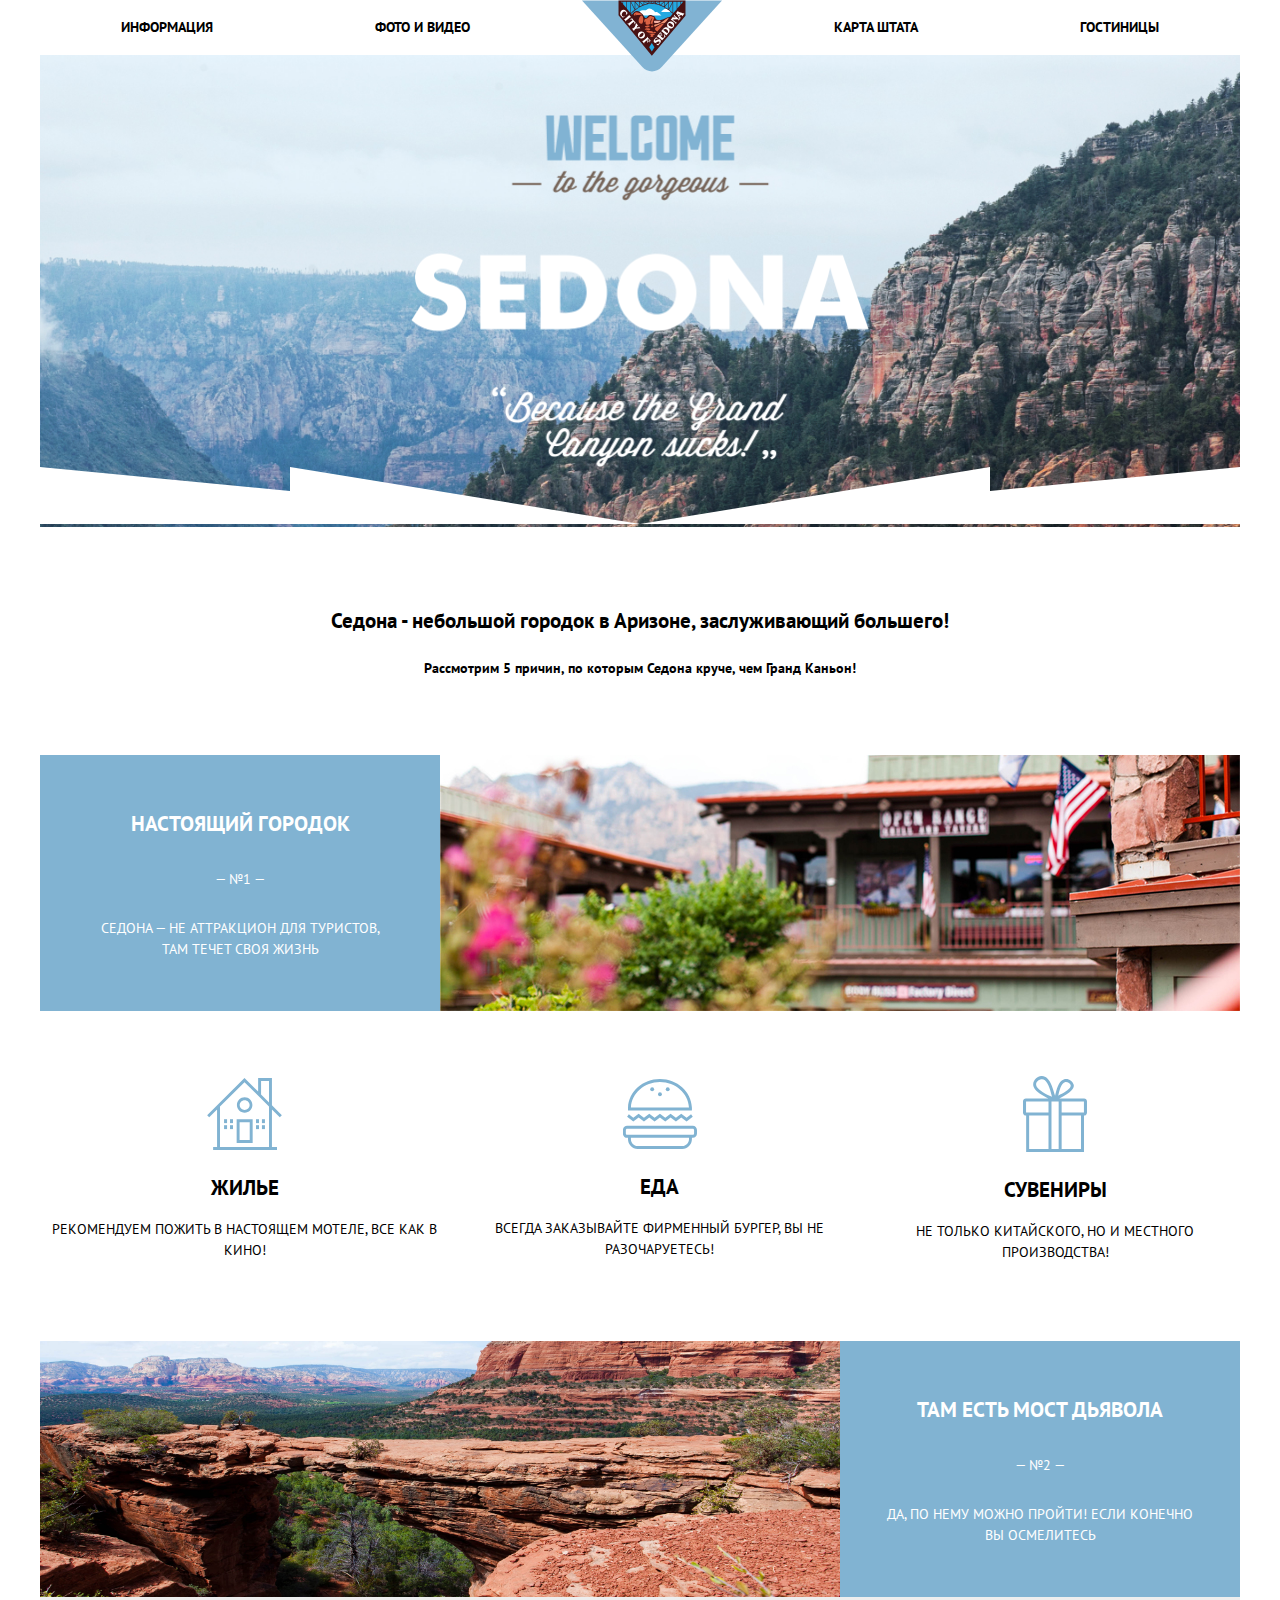
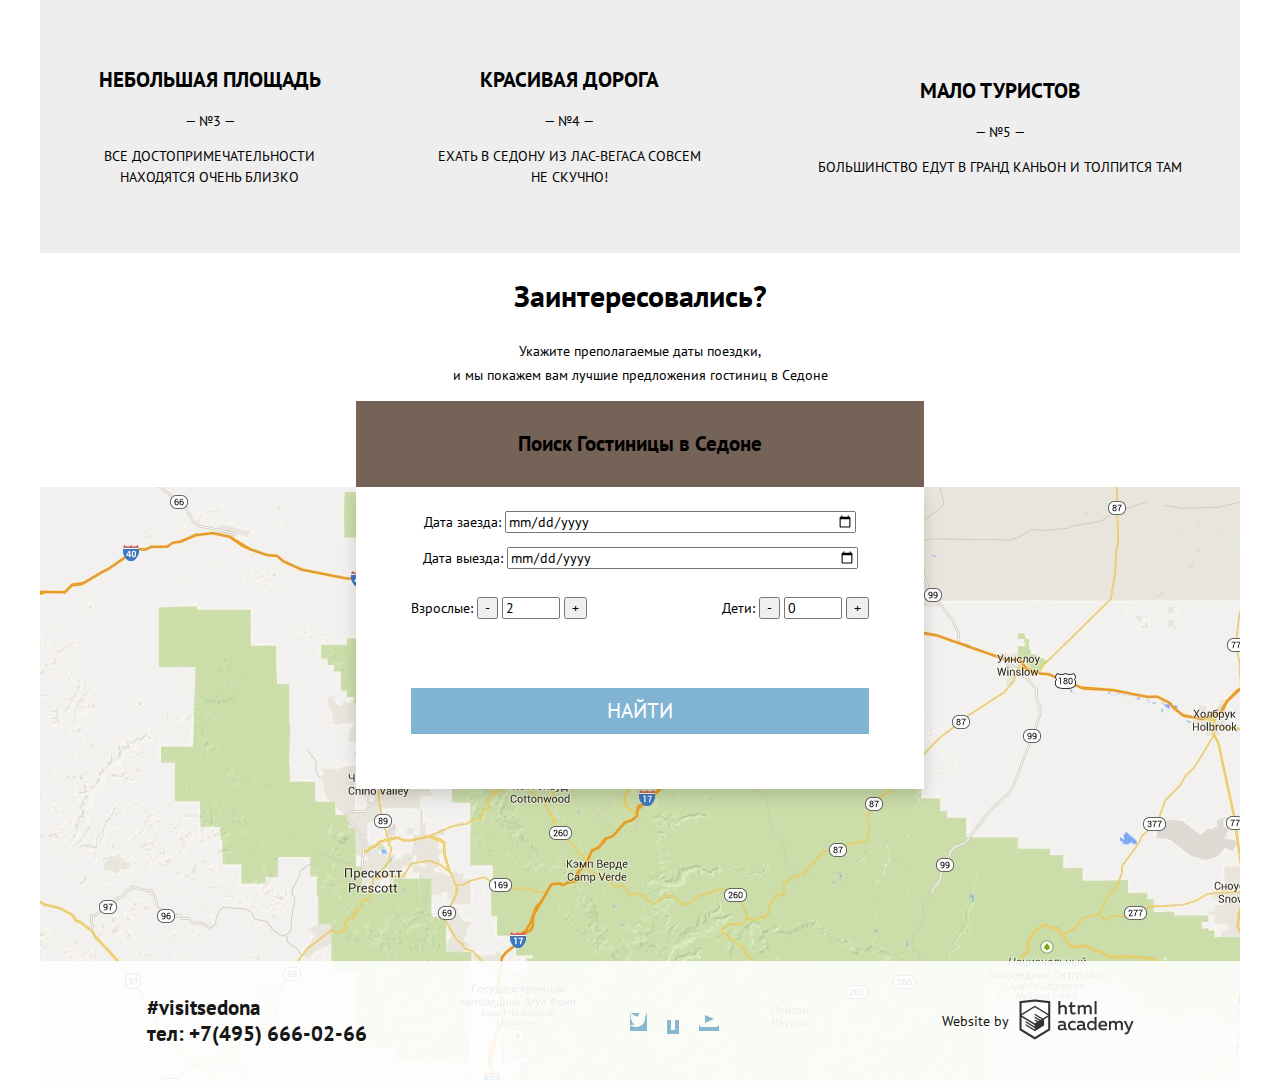
<file: index.html>
<!DOCTYPE html>
<html lang="ru">
  <head>
    <meta charset="utf-8">
    <title>HTML Academy: Седона</title>
    <link href="https://fonts.googleapis.com/css2?family=PT+Sans:ital,wght@0,400;0,700;1,400;1,700&display=swap" rel="stylesheet">
    <link rel="stylesheet" href="css/normalize.css">
    <link rel="stylesheet" href="css/style.css">
  </head>


  <body>
  
  <header>
    <nav class="main-navigation">
      <ul class="navigation">
        <li><a  href="#">Информация</a></li>
        <li><a  href="#">Фото и видео</a></li>
        <li><a class="logo" href="#"><img src="img/logo.svg" width="140px"  height="72px" alt="Логотип"></a></li>
        <li><a   href="#">Карта штата</a></li>
        <li><a  href="#">Гостиницы</a></li>
      </ul>
    </nav>
    </header>








    <main class="index-main">
 
      
      <div class="welcome-logo"><img src="img/welcome-logo.png" width="458px" height="352px" alt="Welcome to the georgeous Sedona"> </div>
      <div class="polygon-item-1"><img  src="./img/polygon.svg"  alt=""> </div>
      <div class="visually-hidden"><h1>Седона</h1> </div>

     
<div class="features-main">
     <h2 class="visually-hidden">Преимущества</h2>
     <div class="main-title">
        <h3>Седона - небольшой городок в Аризоне, заслуживающий большего!</h3> 
        <p>Рассмотрим 5 причин, по которым Седона круче, чем Гранд Каньон!</p> 
    </div>

    <div class="feature-blue">
         <div class="feature-blue-text">
          <h3>Настоящий городок</h3> 
         <p>— №1 —</p>
         <p>Седона — не аттракцион для туристов, <br>
            там течет своя жизнь</p>
        </div>
         <div class="feature-blue-img"> 
            <img src="img/feature-1.jpg" width="800px" height="256px" alt="преимущество 1"> 
        </div>
    </div>

        
          

    <div class="features-white"> 

      <div class="features-white-item"><img src="img/home.svg" alt="домик">
          <h3>Жилье</h3>
        <p>Рекомендуем пожить в настоящем мотеле, все как в кино!</p>
      </div>

      <div class="features-white-item"><img src="img/food.svg" alt="еда">
          <h3>Еда</h3>
        <p>Всегда заказывайте фирменный бургер, вы не разочаруетесь!</p> 
      </div>
      
      <div class="features-white-item"><img src="img/gift.svg" alt="сувенир">
          <h3>Сувениры</h3>
        <p>Не только китайского, но и местного производства!</p>
      </div>
    </div>

    <div class="feature-blue">
      <div class="feature-blue-img"> <img src="img/most.jpg" width="800px" height="256px" alt="преимущество 2"> </div>
        <div class="feature-blue-text"><h3>Там есть мост дьявола</h3>
          <p>— №2 —</p>
          <p>Да, по нему можно пройти! Если конечно <br> 
            вы осмелитесь</p>  
        </div>
        
    </div>

    <div class="features-grey">
      <div class="features-grey-item">
        <h3>Небольшая площадь</h3>
        <p>— №3 —</p>
        <p>Все достопримечательности <br>  
          находятся очень близко</p>
        </div>

        <div class="features-grey-item">
      <h3>Красивая дорога</h3>
      <p>— №4 —</p>
      <p>Ехать в Седону из Лас-Вегаса совсем <br> 
         не скучно!</p>  
        </div>
        <div class="features-grey-item">
    <h3>Мало туристов</h3>
    <p>— №5 —</p>
    <p> Большинство едут в Гранд Каньон и толпится там</p>
    
  </div>
    </div>
  </div>


    

    <div class="hotel-search">
      
      <div class="hotel-search-text"><h2>Заинтересовались?</h2>
      <p>Укажите преполагаемые даты поездки, <br>
        и мы покажем вам лучшие предложения гостиниц в Седоне
      </p>
    </div>
    </div>



    
  <div class="search-form-title"> 
    <div class="search-form-title-item"><h2>Поиск Гостиницы в Седоне</h2> </div>
  </div> 

<div class="background-map">

    <div class="search-form">
      <form  class="appointment-form" action="https://echo.htmlacademy.ru" method="POST"> 

      <p> <label for="appointment-in"> Дата заезда: <input class="appointment" id="appointment-in" type="date" name="date-in" value="" placeholder="24 апреля 2020">  </label> </p> 

      <p> <label for="appointment-out"> Дата выезда: <input class="appointment" type="date" name="date-out" value="" placeholder="26 апреля 2020"> </label> </p> 
    


    <div class="appointment-parents-children">
      <p> <label for="appointment-parents"> Взрослые: <button type="button" onclick="this.nextElementSibling.stepDown()">-</button>
      <input id="appointment-parents" name="parents" type="number" min="0" max="100" value="2" readonly>
      <button type="button" onclick="this.previousElementSibling.stepUp()">+</button> </label> </p>

      <p> <label for="appointment-children"> Дети: <button type="button" onclick="this.nextElementSibling.stepDown()">-</button>
      <input id="appointment-children" name="children" type="number" min="0" max="100" value="0" readonly>
      <button type="button" onclick="this.previousElementSibling.stepUp()">+</button></label></p>
    </div>

      <button class="search-form-button" type="submit"> Найти </button>
      </form> 
    </div> 


<footer class="footer-main">
  <div class="contacts">
    <div class="tag">#visitsedona</div>
    <div class="phone">тел: +7(495) 666-02-66</div>
  </div>

    <div >
    <ul class="social">
      <li> <a class="social-button" href="#"> <img class="twitter" src="img/twitter.svg" alt="twitter"></a> </li>
      <li><a class="social-button" href="#"><img class="facebook" src="img/facebook.svg" alt="facebook"></a> </li>
      <li>  <a class="social-button" href="#"><img class="youtube" src="img/youtube.svg" alt="youtube"></a> </li>
      </ul>
    </div>
<div class="html-academy-logo">
  <div class="html-academy-text"> Website by </div>  <a href="http://www.htmlacademy.ru">
   <div class="html-academy-img"> <img src="img/html-academy-logo.svg.png" width="115px" height="41px" alt="лого академии"> </div>
  </a> 
</div>

  </footer> 
  </main>
    





  </body>
</html>
</file>
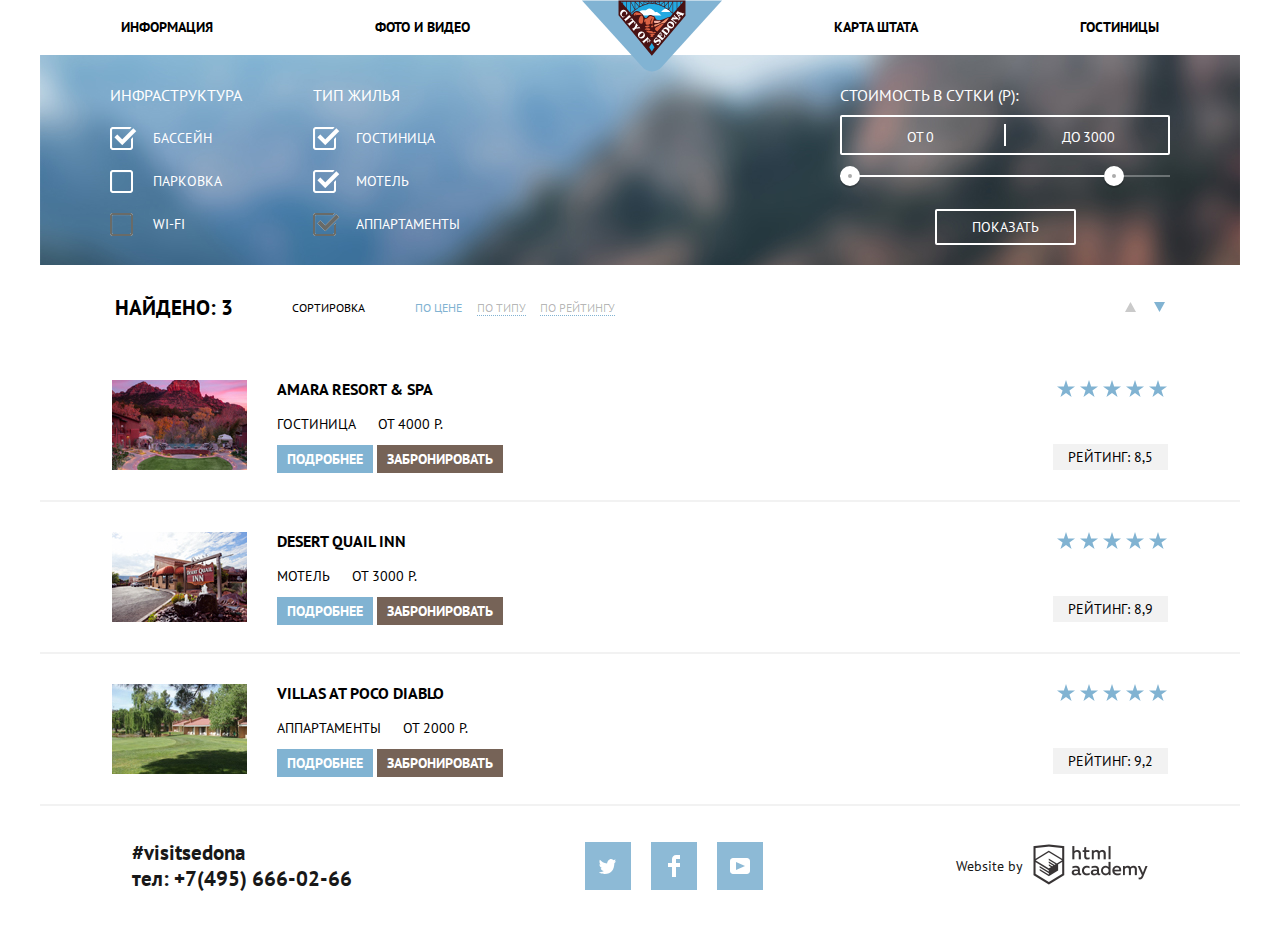
<file: hotels.html>
<!DOCTYPE html>
<html lang="ru">
  <head>
    <meta charset="utf-8">
    <title>HTML Academy: Седона</title>
    <link href="https://fonts.googleapis.com/css2?family=PT+Sans:ital,wght@0,400;0,700;1,400;1,700&display=swap" rel="stylesheet">
    <link rel="stylesheet" href="css/normalize.css">
    <link rel="stylesheet" href="css/style.css">
  </head>
  <body class="inner-page">
    <header>
      <nav class="main-navigation">
        
        <ul class="navigation">
          <li><a  href="#">Информация</a></li>
          <li><a  href="#">Фото и видео</a></li>
          <li><a class="logo" href="#"><img src="img/logo.svg" width="140px"  height="72px" alt="Логотип"></a></li>
          <li><a   href="#">Карта штата</a></li>
          <li><a class="current-page" href="#">Гостиницы</a></li>
        </ul>



      </nav>

    </header>
<main class="inner-main">
  
  <form action="https://echo.htmlacademy.ru" method="GET">
            
    
<section class="filter-section">
     
  <div class="container-flex-outer">
      <fieldset>     

   <ul class="flex-outer">
    <li><legend>Инфраструктура</legend>
      <li><div class="filter-item"><input type="checkbox" id="pool" checked> <label for="pool"> Бассейн</label></li>
        <li> <div class="filter-item"><input type="checkbox" id="parking"> <label for="parking"> Парковка </label></li>
          <li> <div class="filter-item"><input type="checkbox" id="wifi" disabled> <label for="wifi"> Wi-Fi</label></li>
    </ul>
    
    </fieldset> 




    
       <fieldset>
        
        <ul class="flex-outer">
          <li><legend>Тип жилья</legend></li>
          <li><div class="filter-item"><input type="checkbox" id="hotel" checked> <label for="hotel"> Гостиница</label></div></li>
          <li> <div class="filter-item"><input type="checkbox" id="motel" checked> <label for="motel"> Мотель</label> </div></li>
            <li>  <div class="filter-item"><input type="checkbox" id="apartments" checked disabled> <label for="apartments"> Аппартаменты</label></div></li>
        </ul>
          
      </fieldset>
    </div>  
   

              <div class="filter-range">
                <div class="filter-range-title">Стоимость в сутки (р):</div>
        
                <div class="price-controls">
                    <label for="" class="min-price">от<input type="text" name="min-price" value="0"></label>      
                    <label for="" class="max-price">до<input type="text" name="max-price" value="3000"></label>
                </div>
        
                <div class="range-controls">
        
                    <div class="scale">
                        <div class="bar"></div>
                    </div>
                    <div class="range-toogle range-toogle-min"></div>
                    <div class="range-toogle range-toogle-max"></div>
                </div>
        
                <button class="btn-transparent" type="submit">Показать</button>
            </div>
    </section>  
  
                  
    </form>
 








<section class="search-results-box">
  <div class="containter-search-results">
  <div class="container-filter-categories"> <h2 class="visually-hidden">Результаты поиска</h2>
    <div class="container-search-results-item">
      <h3>Найдено: 3 </h3>
      <p>Сортировка</p>
  </div>
    <div class="container-filter-categories-item">
      <li> <a class="container-filter-active-link" href="#">По цене</a></li>
      <li><a class="container-filter-inactive-link" href="#">По типу</a></li>
      <li><a class="container-filter-inactive-link" href="#">По рейтингу</a></li>
    </div>
  </div>

<div class="container-filter-direction">
        <div><a href=""> <svg width="11" height="10" viewBox="0 0 11 10" fill="none" xmlns="http://www.w3.org/2000/svg">
        <path d="M5.5 0L0 10H11L5.5 0Z" fill="#CACACA"/></svg></a> </div>
      
      <div><a href="#"> <svg width="11" height="10" viewBox="0 0 11 10" fill="none" xmlns="http://www.w3.org/2000/svg">
          <path d="M5.5 10L0 0H11" fill="#81B3D2"/></svg></a> </div>
     
  </div>
</div>
</section>
  

<section class="hotels-list">
  <ul>
    <li class="hotels-list-item"> 
      <div class="hotels-list-item-description">
        <div class="hotels-list-item-image">
          <img src="./img/amara-resort.jpg" height="90px" width="135px" alt="Фото отеля">
        </div>

        <div class="hotels-list-item-text"> 
          <h3>Amara Resort & Spa</h3>
          <div class="hotel-list-item-text-info">
            <p>Гостиница </p> <p> от 4000 р.</p>
          </div>
          <div class="hotels-button">
            <a class="more-info-button" href="#">Подробнее</a>
            <a class="book-button" href="#">Забронировать</a>
        </div>
        </div>  
      </div>
      <div class="rating-hotels-container">
        <div class="stars">
          <img src="img\star.svg" alt="">
          <img src="img\star.svg" alt="">
          <img src="img\star.svg" alt="">
          <img src="img\star.svg" alt="">
          <img src="img\star.svg" alt="">
        </div>
        <p>Рейтинг: 8,5</p>
      </div>
      </div> 
    </li>

  <li class="hotels-list-item">
      <div class="hotels-list-item-description">
        <div class="hotels-list-item-image">
          <img src="./img/desert-quail-iInn.jpg" height="90px" width="135px" alt="Фото отеля"> 
        </div>
      <div class="hotels-list-item-text">   
      <h3>Desert Quail Inn</h3>
      <div class="hotel-list-item-text-info">
       <p>Мотель </p> <p></p> от 3000 р.</p>
      </div>
      <div class="hotels-button">
      <a class="more-info-button" href="#">Подробнее</a>
        <a class="book-button" href="#">Забронировать</a>
      </div>
      </div>
    </div>
        <div class="rating-hotels-container">
      <div class="stars">
        <img src="img\star.svg" alt="">
        <img src="img\star.svg" alt="">
        <img src="img\star.svg" alt="">
        <img src="img\star.svg" alt="">
        <img src="img\star.svg" alt="">
      </div>
      <p>Рейтинг: 8,9</p>
    </div>

  </li>
  
  <li class="hotels-list-item">
    <div class="hotels-list-item-description">
      <div class="hotels-list-item-image">
        <img src="./img/villas-at-poco-diablo.jpg" height="90px" width="135px" alt="Фото отеля"> 
      </div>
      <div class="hotels-list-item-text"> 
      <h3>Villas at Poco Diablo</h3>
      <div class="hotel-list-item-text-info">
        <p>Аппартаменты </p> <p></p> от 2000 р.</p>
      </div>
      <div class="hotels-button">
        <a class="more-info-button" href="#">Подробнее</a>
        <a class="book-button" href="#">Забронировать</a>
      </div>
      </div>
    </div>
    <div class="rating-hotels-container">
      <div class="stars">
        <img src="img\star.svg" alt="">
        <img src="img\star.svg" alt="">
        <img src="img\star.svg" alt="">
        <img src="img\star.svg" alt="">
        <img src="img\star.svg" alt="">
      </div>
      <p>Рейтинг: 9,2</p>
    </div>
    </li>
  </ul>



</section>
</main>
    

<footer class="footer-main">
  <div class="contacts">
<div class="tag">#visitsedona</div>
<div class="phone">тел: +7(495) 666-02-66</div>
</div>

  <div >
  <ul class="social">
    <li> <a class="social-button-link" href="#"> <div class="social-button twitter"></div></a> </li>
    <li><a class="social-button-link" href="#"><div class="social-button facebook"></div></a> </li>
    <li>  <a class="social-button-link" href="#"><div class="social-button youtube"></div></a> </li>
    </ul>
  </div>
<div class="html-academy-logo">
<div class="html-academy-text"> Website by </div>  <a href="http://www.htmlacademy.ru">
 <div class="html-academy-img"> <img src="img/html-academy-logo.svg.png" width="115px" height="41px" alt="лого академии"> </div>
</a> 
</div>

</footer>
  
    </body>
  </html>
</file>
<file: css/style.css>
body {
  font-family: 'PT Sans', Arial, sans-serif;
  margin: 0;
  padding: 0;
  min-width: 1200px;
  color: black;
  font-size: 14px;
  margin: 0 auto;

 

 }





a {
  text-decoration: none;
  
}

li {
  list-style: none;
}





        /* ХЭДЭР */


header {
  width: 1200px;
    margin: 0 auto;
}

.main-navigation {
  background-color: white;
  text-align: center;
  height: 55px;

 
  
}
.navigation {
 padding: 0;
 margin: 0;
  display: flex;
  justify-content: space-around;
  align-items: flex-start;
  
}


.main-navigation li:not(:nth-child(3)) a {
  margin: 0;
  padding:0;
  
  display: block;
  padding: 14px 50px;
 
  
  color: black;
  font: inherit;
  font-size: 14px;
line-height: 26px;
  font-weight: 700;
  text-transform: uppercase;
  text-decoration: none;

}

.main-navigation .navigation a:hover {
  color: #81b3d2;
}
.main-navigation .navigation a:active {
  color: rgba(0, 0, 0, 0.3);
}



.main-navigation .current-page {
  color: #766357;
}



/* .polygon-item-1>img{
  margin: 0;
  margin-bottom: 0;
  padding: 0;
} */


      /* MAIN */


.index-main {
  width: 1200px;
  background-image: url("../img/background.jpg.jpg");
  background-repeat: no-repeat;
  background-size: 1200px;
  
  margin: 0 auto;
 
  
}

.welcome-logo img {
  display: flex;
 /* align-items: center; */
  margin: 0 auto;
  padding-top: 60px;
}

.features-main {
  width: 1200px;
  margin: 0 auto;
  background-color: #ffffff;
  
  padding-top: 60px;
  
}


.main-title {
  
  text-align: center;
  padding-bottom: 60px;
}

.main-title h3 {
  font-size: 21px;
  line-height: 26px;
    font-weight: 700;


}
.main-title p
{
  font-size: 14px;
  line-height: 26px;
    font-weight: 700;


}



.feature-blue {

  background-color: #81b3d2;
  height: 256px;
  display: flex;
  justify-content: space-between;
 
  
  
 
}

.feature-blue-text{
  display: flex;
  flex-direction: column;
  justify-content: center;
  text-align: center;
  color: #ffffff;
  text-transform: uppercase;
  font-size: 14px;
  line-height: 21px;

  margin: 0 auto;
 
}

.feature-blue-img {
  width: 800px;
}


.feature-blue h3 { 
  font-size: 21px;
  line-height: 21px;}










.features-white {
  height: 330px;


  background-color: white;
  display: flex;
  align-items: center;
  justify-content: space-between;
}

.features-white-item {
  text-align: center;
  font-size: 14px;
  line-height: 21px;
  text-transform: uppercase;
}


.features-white-item h3 {
  font-size: 21px;
  line-height: 21px;
  font-weight: 700;
}


.features-grey {

  height: 256px;
  background-color: #eeeeee;
  display: flex;

  align-items: center;
  justify-content: space-around;


}

.features-grey-item {
  text-align: center;
  font-size: 14px;
  line-height: 21px;
  text-transform: uppercase;
}

.features-grey-item h3 {
  font-size: 21px;
  line-height: 21px;
  font-weight: 700;
  
}








.hotel-search {
  background-color: white;
  /* height: 291px; */
  
  display: flex;
  align-items: center;
 
}
.hotel-search-text {
  text-align: center;
  width: 430px;
  margin: 0 auto;
  /* margin-top: 57px; */
  padding: auto 0;
  font-size: 14px;
  line-height: 24px;
  
}
.hotel-search-text h2 {
  font-size: 30px;
  line-height: 36px;
  font-weight: 700;
  
}


.visually-hidden {
  position: absolute;
  clip: rect(0 0 0 0);
  width: 1px;
  height: 1px;
  margin: -1px;

}













/* ФОРМА */



.background-map {

  background-image: url("../img/map.jpg");
  width: 1200px;
  height: 594px;
  
  display: flex;
  flex-direction: column;
  justify-content: space-between;
}

.search-form {
/* border: 2px solid black; */
padding-top: 10px;
background-color: #ffffff;
width: 568px;
margin: 0 auto;
box-shadow: 0px 7px 15px 0 rgba(0, 1, 1, 0.15);

text-align: center;

display: flex;
align-content: space-around;




} 


.appointment  {
 
  width: 346px;
}

.appointment-parents-children {
  width: 458px;
  margin: 0 auto;
  display: flex;
  justify-content: space-between;
}

.search-form-title {
  /* border: 2px solid black; */
  width: 568px;
  margin: 0 auto;
  background-color: #766357;
  height: 86px;
 
  display: flex;
  justify-content: center;
  align-items: center;
  
  }
.search-form-button {
  border: none;
  width: 458px;
  margin: 55px;
  padding: 10px 0;

  color: white;
  background-color: #81b3d2;
  text-align: center;
  font: inherit;
  font-size: 21px;
  line-height: 26px;
  text-transform: uppercase;
  font-weight: 400;
}







/* ФУТЕР */

.footer-main {
height: 120px;
width: 1200px;
margin: 0 auto;
/* margin-top: 160px; */
display: flex;
justify-content: space-around;
align-items: center;
background-color: #ffffff;
opacity: 0.9;

flex-shrink: 0;

}




.contacts {
  font-size: 21px;
  line-height: 26px;
  font-weight: 700;
}

.social {
  display: flex;
  
  align-items: center;
  justify-content: space-between;
}

.social-button {
  width: 46px;
  height: 48px;
  /* padding: 10px; */
  
  background-color: #81b3d2;
 
  margin: 10px;
  
 
  }
  div.twitter {
    background-image: url("../img/twitter.svg");
    background-repeat: no-repeat;
    background-position: 50% 50%;
  }
  
  div.facebook {
    background-image: url("../img/facebook.svg");
    background-repeat: no-repeat;
    background-position: 50% 50%;
  }

  div.youtube {
    background-image: url("../img/youtube.svg");
    background-repeat: no-repeat;
    background-position: 50% 50%;
  }


.html-academy-logo {
    display: flex;
    align-items: center;
  
    

}

.html-academy-text {
  font-size: 14px;
  line-height: 26px;
  margin-right: 10px;
  }
  


                    /* Каталог */

                    

.inner-page {
 
width: 1200px;

margin: 0 auto;                
}

.inner-main  {
 
  background-image: url("../img/filter-background.jpg");
  background-repeat: no-repeat;
                
  }                 


                    /* Фильтр */

                    
                  

.filter-section {
 
  
  height: 150px;
  margin: 0;
  padding: 0;

  padding: 30px 70px;

  display: flex;
  
  justify-content: space-between;
  align-content: space-between;
  
  

}

.filter-section fieldset {
  border: none;
  padding: 0;
  margin: 0;
  height: 100%;
}

.container-flex-outer {
  width: 350px;
  display: flex;
  justify-content: space-between;


}
 
 .flex-outer {
   /* min-height: 217px; */
   height: 100%;
   padding: 0;
   margin: 0;
   
   display: flex;
   flex-direction: column;
   justify-content: space-between;
  
   
   
 
   color: #ffffff;
 }

 


.flex-outer legend {
font-size: 16px;
line-height: 21px;
text-transform: uppercase;


}

.filter-item {
  font-size: 14px;
  line-height: 21px;
  text-transform: uppercase;
  
  }


      /* ФОРМА */

.filter-range {
  width: 330px;
  color: #ffffff;
  text-transform: uppercase;
}

.filter-range-title {
  font-size: 600;
  font-size: 16px;
  line-height: 21px;
  margin-bottom: 9px;
}

.price-controls {
  height: 36px;
  margin-bottom: 20px;

  font-size: 0;
  position: relative;

  border: 2px solid #ffffff;
  border-radius: 2px;
}

.price-controls::after {
  content: "";
  position: absolute;
  top: 50%;
  left: 50%;
  transform: translate(-50%, -50%);
  
  width: 2px;
  height: 22px;
  background: #ffffff;
  
}

.price-controls label {
  display: inline-block;
  font-size: 14px;
  line-height: 38px;
  vertical-align: top;

  cursor: pointer;
}

.price-controls .min-price,
.price-controls .max-price {
  width: 90px;
  padding-left: 65px;
}

.price-controls input{
  width: 50px;
  margin: 0;

  color: inherit;
  font: inherit;

  background: none;
  border: none;
}

.range-controls {
  position: relative;
  margin-bottom: 32px;
}

.range-controls .scale {
  height: 2px;
  background-color: rgba(255, 255, 255, 0.3);
}

.range-controls .bar {
  width: 80%;
  height: 2px;
  background-color: #ffffff;
}

.range-toogle {
  position: absolute;
  top: -9px;
  width: 4px;
  height: 4px;
  background: #ababab;
  border: 8px solid #ffffff;
  border-radius: 50%;
  box-shadow: 0 2px 1px 0 rgba(0, 1, 1, 0.2);
  cursor: pointer;
}

.range-toogle:hover {
  background-color: #1c4f80;
}


.range-toogle-min {
  left: 0;
}

.range-toogle-max {
  left: 80%;
}

.btn-transparent {
  display: block;
  margin: 0 auto;
  padding: 6px 35px;

  font-size: 14px;
  line-height: 20px;
  text-transform: uppercase;
  color: #ffffff;
  background: transparent;
  border: 2px solid #ffffff;
  border-radius: 2px;
  cursor: pointer;
}

.btn-transparent:hover {
  color: #000000;
  background-color: #ffffff;
}

.flex-price {
  
  height: 100%;
  display: flex;
  flex-direction: column;
  align-items: center;
  text-transform: uppercase;
  

}



/* ЧЕКБОКСЫ */

.flex-outer input[type="checkbox"]:checked, 
.flex-outer input[type="checkbox"]:not(:checked) {

    position: absolute;
    left: -9999px;
}

.flex-outer input[type="checkbox"]:checked + label, 
.flex-outer input[type="checkbox"]:not(:checked) + label {
  display: inline-block;
    position: relative;
    padding-left: 43px;
    
    cursor: pointer;

    
}


.flex-outer input[type="checkbox"]:checked + label::before {
  content: "";
  position: absolute;
  left: 0;
  top: -1px;
  width: 100%;
  height: 100%;
  padding: 10px;
  background-image: url("../img/checkbox-on.png");
  background-repeat: no-repeat;
  background-position: 0 0;
 

}

.flex-outer input[type="checkbox"]:not(:checked) + label::before {
  content: "";
  position: absolute;
  left: 0;
  top: -1px;
  width: 100%;
  height: 100%;
  padding: 10px;
  background-image: url("../img/checkbox-off.png");
  background-repeat: no-repeat;
  background-position: 0 0;
}
  
/* 
ПРОВЕРИТЬ СНИЗУ ДИЗЭЙБЛД. КАРТИНКА НЕ МОЖЕТ ПЕРЕКРАШИВАТЬСЯ */


  
.flex-outer .filter-item input[type="checkbox"]:disabled:not(:checked) + label::before {
  background-image: url("../img/checkbox-off-disabled.png");
  
}

.flex-outer .filter-item input[type="checkbox"]:disabled:checked + label::before {
  background-image: url("../img/checkbox-on-disabled.png");
  
}

.search-results-box {
  
  font-style: inherit;
  background-color: #ffffff;
  font-size: 12px;
  line-height: 18px;
  text-transform: uppercase;
  font-weight: 400;


  
}

.containter-search-results {

  width: 1050px;
  height: 85px;
  margin: 0 auto;
 


  display: flex;
  align-items: center;
  justify-content: space-between;
}

.search-results-box h3 {
  font-size: 21px;
  line-height: 26px;
  font-weight: 700;
}

.container-filter-categories
{
  width: 500px;
  
  display: flex;
  align-items: center;
  justify-content: space-between;

}

.container-search-results-item {
  width: 250px;
  display: flex;
  align-items: center;
  justify-content: space-between;
}

.container-filter-categories-item {
  display: flex;
  width: 200px;
  align-items: center;
  justify-content: space-between;
}

.container-filter-active-link {

  color: #81b3d2;
  text-transform: uppercase;
}

.container-filter-inactive-link {
 
  color: rgba(0, 0, 0, 0.3);
  text-transform: uppercase;
  border-bottom: 1px dotted #81b3d2;
}




.container-filter-direction {
  width: 40px;

  display: flex;
  justify-content: space-between;

}


.hotels-list ul {
  background-color: #ffffff;
  margin: 0;
  padding: 0;

  


 
}


.hotels-list-item {
  border-bottom: 2px solid #f2f2f2;
  padding: 30px 72px;
  
  height: 90px;
  
  display: flex;
  justify-content: space-between;
  

  text-transform: uppercase;

 


}


.hotels-list-item-description {


  display: flex;
}

.hotels-list-item-text {

  display: flex;
  flex-direction: column;
  justify-content: space-between;
}



.hotels-list-item-text p,
.hotels-list-item-text h3 {
  margin: 0;
  padding: 0;
  

}



.hotel-list-item-text-info {
  display: flex;
 
}

.hotel-list-item-text-info p:first-child {
  margin-right: 22px;
}


.hotels-list-item-image {
  margin-top: auto;
  margin-bottom: auto;
  margin-right: 30px;
}



.rating-hotels-container {
  
  
  display: flex;
  flex-direction: column;
  justify-content: space-between;
  align-items: flex-end;
   

 
  width: auto;
  
  
}

.rating-hotels-container p {
  margin: 0;
  background-color: #f2f2f2;
  padding: 5px 15px;
}

/* .stars {

  margin-bottom: 100%;
} */

.more-info-button {
  color: #ffffff;
  background-color: #81b3d2;

  font-size: 14px;
  line-height: 21px;
  font-weight: 700;
  text-transform: uppercase;

  padding: 5px 10px;
}


.book-button {
  color: #ffffff;
  background-color: #766357;

  font-size: 14px;
  line-height: 21px;
  font-weight: 700;
  text-transform: uppercase;
  padding: 5px 10px;
}




        /* АНИМАЦИЯ КНОПОК */
</file>
